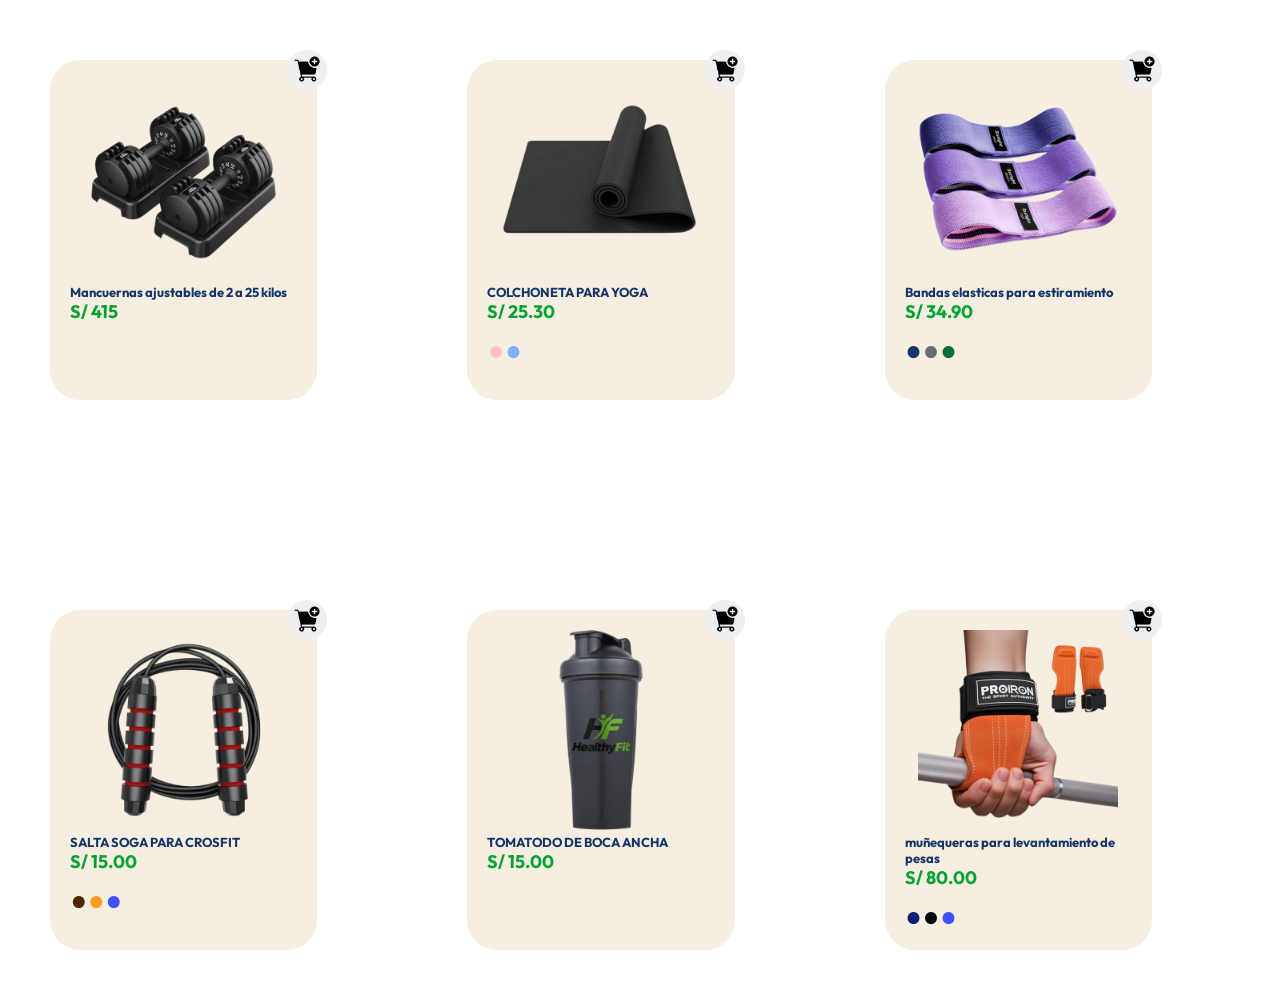
<file: articulos.html>
<!DOCTYPE html>
<html lang="en">
<head>
    <meta charset="UTF-8">
    <meta name="viewport" content="width=device-width, initial-scale=1.0">
    <title>ARTICULOS</title>
    <link rel="stylesheet" href="estilos/estilo.css">
</head>
<body>
  <div class="hombre">
    <div class="producto">
       <img src="articulos/pesas.png" alt="">
<p>Mancuernas ajustables de 2 a 25 kilos</p>
<P>S/ 415 
<button><img src="imagenes/carrito.png" alt=""></button>
  </div>
  <div class="producto">
       <img src="articulos/colchoneta.png" alt="">
<p>COLCHONETA PARA YOGA</p>
<p>S/ 25.30</p>
 <p><span id="color1_prod1">•</span><span id="color1_prod2">•</span></p>
<button><img src="imagenes/carrito.png" alt=""></button>
  </div>
  <div class="producto">
       <img src="articulos/banda_elastica.png" alt="">
<p>Bandas elasticas para estiramiento</p>
<p>S/ 34.90</p>
 <p><span id="color2_prod1">•</span><span id="color2_prod2">•</span><span id="color2_prod3">•</span></p>
<button><img src="imagenes/carrito.png" alt=""></button>
  </div>
  <div class="producto">
       <img src="articulos/salta_soga.png" alt="">
<p>SALTA SOGA PARA CROSFIT</p>
<p>S/ 15.00</p>
 <p><span id="color3_prod1">•</span><span id="color3_prod2">•</span><span id="color3_prod3">•</span></p>
<button><img src="imagenes/carrito.png" alt=""></button>
  </div>
  <div class="producto">
       <img src="articulos/tomatodo.png" alt="">
<p>TOMATODO DE BOCA ANCHA</p>
<p>S/ 15.00</p>
<button><img src="imagenes/carrito.png" alt=""></button>
  </div>
  <div class="producto">
<img src="articulos/sujetador.png" alt="">
<p>muñequeras para levantamiento de pesas</p>
<p>S/ 80.00</p>
 <p><span id="Hcolor_prod1">•</span><span id="Hcolor_prod2">•</span><span id="Hcolor_prod3">•</span></p>
<button><img src="imagenes/carrito.png" alt=""></button>
  </div>
</body>
</html>
</file>
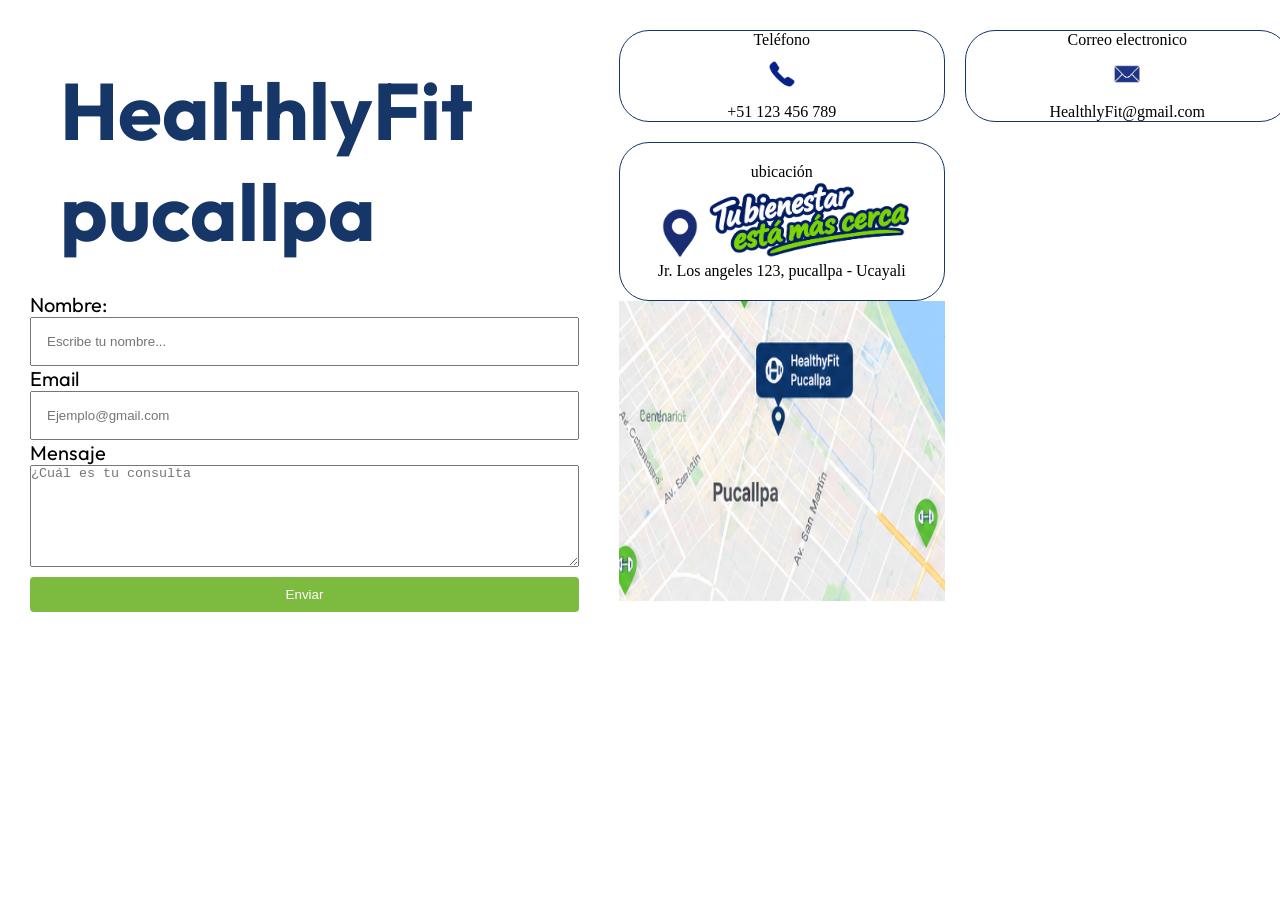
<file: contacto.html>
<!DOCTYPE html>
<html lang="en">
<head>
    <meta charset="UTF-8">
    <meta name="viewport" content="width=device-width, initial-scale=1.0">
    <title>Contacto</title>
    <link rel="stylesheet" href="estilos/estilo.css">
</head>
<body class="form_cont">
    <div class="formulario">
        <h1>HealthlyFit <br>pucallpa</h1>
        <form action="">
            <label for="nombre">Nombre:</label>
            <input type="text" id="nombre" placeholder="Escribe tu nombre...">
            <label for="email">Email</label>
            <input type="email" id="email" placeholder="Ejemplo@gmail.com">
            <label for="mensaje">Mensaje</label>
            <textarea name="" id="mensaje" placeholder="¿Cuál es tu consulta"></textarea>
            <button>Enviar</button>
        </form>
    </div>
<div class="informacion">
    <div class="corr-tel">
        <p>Teléfono</p>
       <img src="imagenes/contacto/TELEFONO.png" alt="">
        <p>+51 123 456 789</p>
    </div>
    <div class="corr-tel">
        <p>Correo electronico</p>
        <img src="imagenes/contacto/MENSAJE.png" alt="">
        <p>HealthlyFit@gmail.com</p>
    </div>
    <div>
        <div class="direccion">
    <div class="ubi-cont">
        <p>ubicación</p>
        <img src="imagenes/contacto/UBI.png" alt="" class="punto-ubi">
        <img src="imagenes/contacto/FRASE.png" alt="">
        <p>Jr. Los angeles 123, pucallpa - Ucayali</p>
    </div>
    <img src="imagenes/contacto/UBI mapa.png" alt="" class="mapa-sedes">
</div>
    </div>
</div>

</body>
</html>
</file>
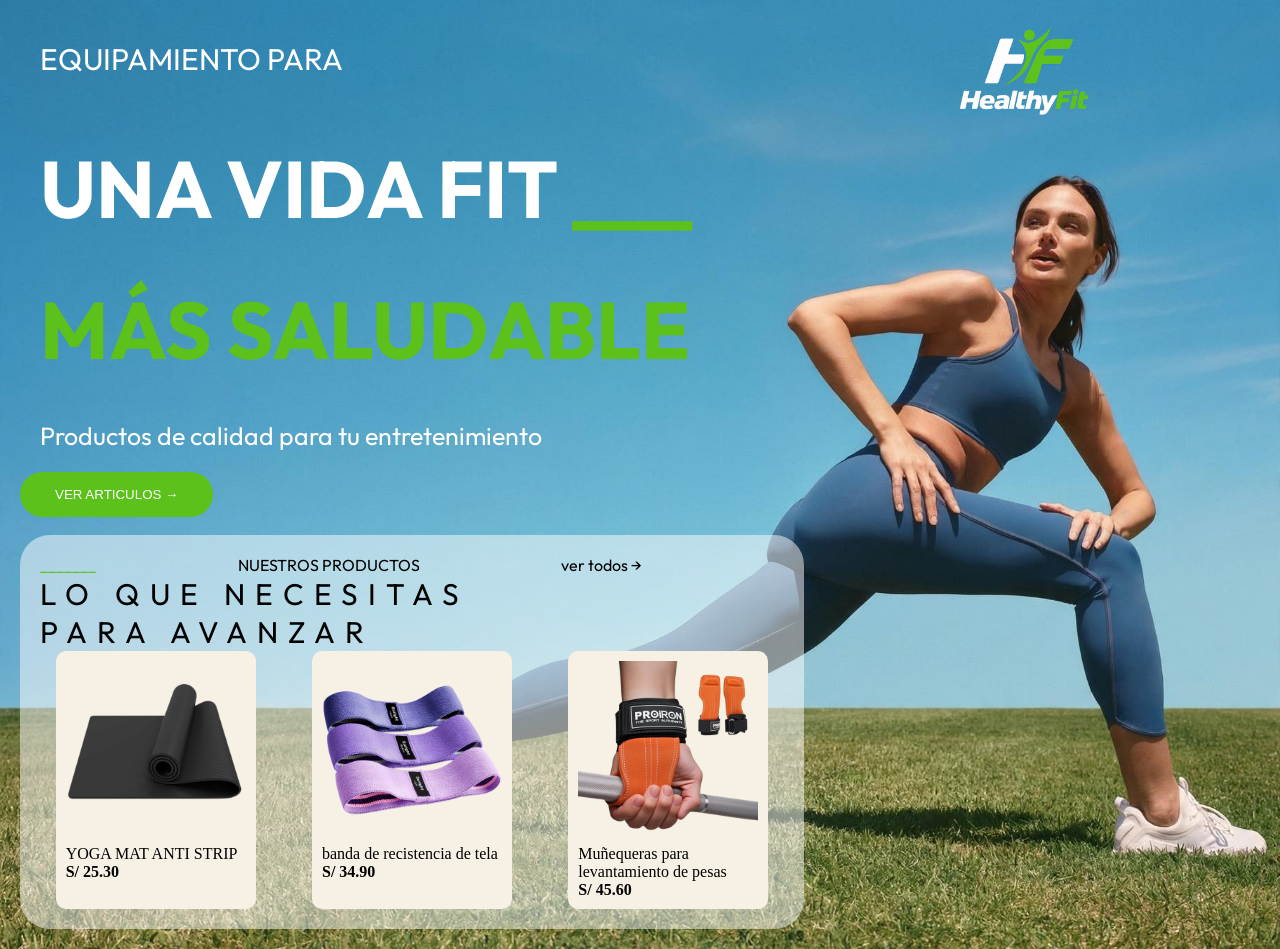
<file: inicio.html>
<!DOCTYPE html>
<html lang="es">
<head>
    <meta charset="UTF-8">
    <meta name="viewport" content="width=device-width, initial-scale=1.0">
    <title>Inicio</title>
    <link rel="stylesheet" href="estilos/estilo.css">
</head>
<body>
    <main>
        <img src="imagenes/icono.png" alt="healthyfit" class="logo_portada">
        <section class="portada">
            <div>
                <p class="texto_portada">EQUIPAMIENTO PARA</p>
                <h1>UNA VIDA FIT <SPAn class="linea_verde1">___</SPAn></H1>
                <h2>MÁS SALUDABLE</h2>
                <P class="descripcion">Productos de calidad para tu entretenimiento</P>
                <button class="boton_principal">VER ARTICULOS →</button>
            </div>
            <br>
            <section class="Productos_destacados">
                <div class="Enccabezado_productos">
          
                     <span class="Linea_verde2">_______</span> <span>NUESTROS PRODUCTOS</span>
                     <span class="ver-todo">ver todos →</span>
                     <a href="articulos.html"class="ver-todo"></a>
                </div>
                <h3>LO QUE NECESITAS <BR>PARA AVANZAR</BR></h3>
                <div class="Productos-tarjetas">
                <div class="tarjeta">
                        <img src="imagenes/articulos/colchoneta.png" alt="YOGA MAT ">
                    <p>YOGA MAT ANTI STRIP</p>
                    <strong>S/ 25.30</strong>
                </div>
                     <div class="tarjeta">
                 <img src="imagenes/articulos/banda_elastica.png" alt="Banda de recistencia de tela">
                    <p>banda de recistencia de tela</p>
                    <strong>S/ 34.90</strong>
                </div>
                     <div class="tarjeta">
                        <img src="imagenes/articulos/sujetador.png" alt="Muñequeras para levantamiento de pesas">
                    <p>Muñequeras para levantamiento de pesas</p>
                    <strong>S/ 45.60</strong>
                </div>
                </div>
            </section>

        </section>
    </main>
</body>
</html>
</file>
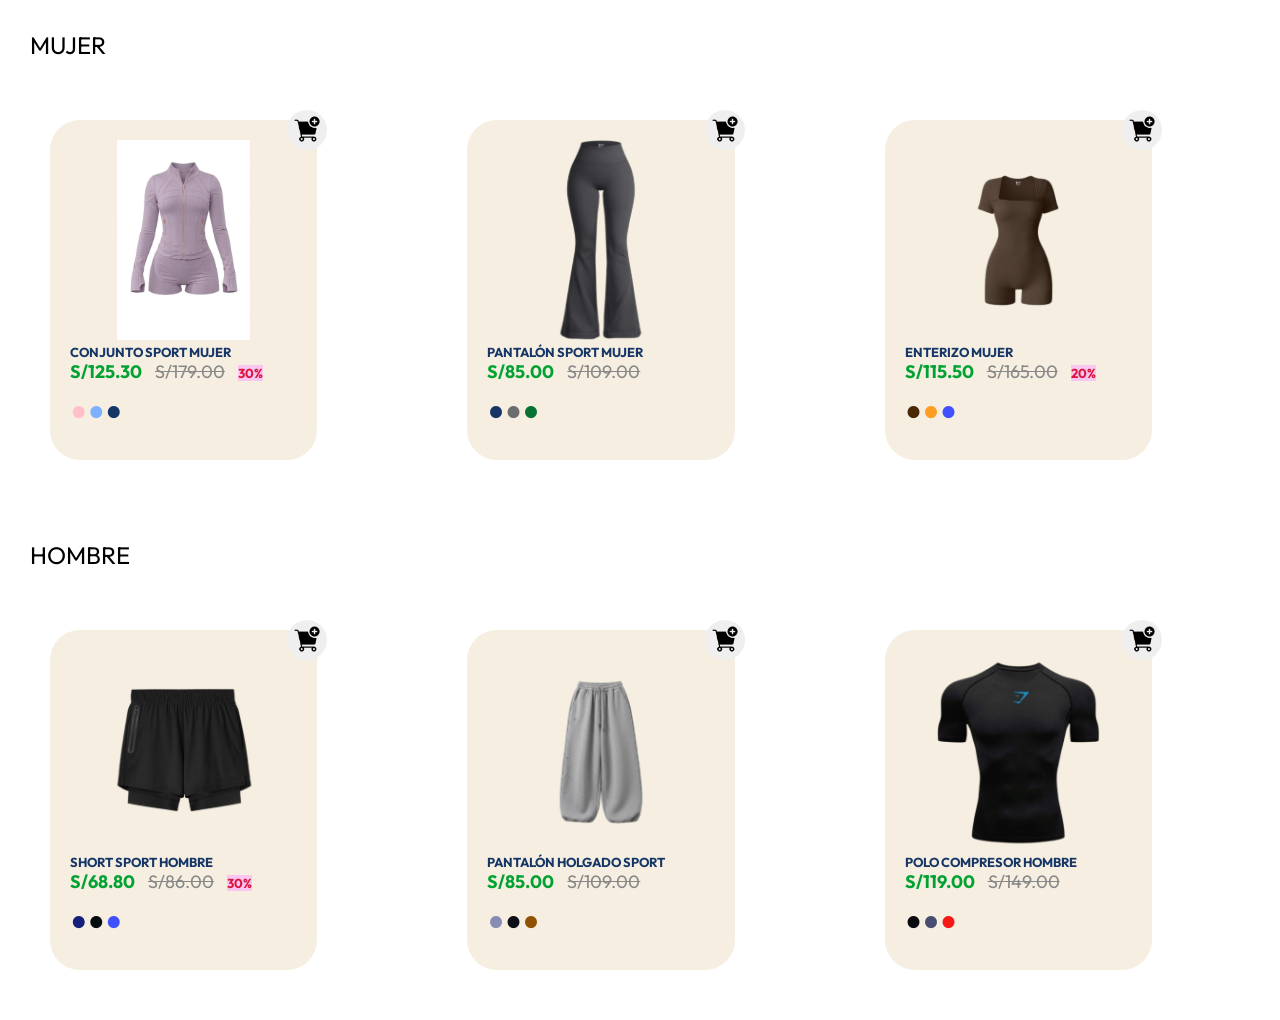
<file: ropa.html>
<!DOCTYPE html>
<html lang="en">
<head>
    <meta charset="UTF-8">
    <meta name="viewport" content="width=device-width, initial-scale=1.0">
    <title>Ropa</title>
    <link rel="stylesheet" href="estilos/estilo.css">
</head>
<body>
    <p class="seccion">MUJER</p>
    <div class="mujer">
        <div class="producto"><img src="imagenes/ropa/sport conjunto mujer.jpg" alt="">
            <p>CONJUNTO SPORT MUJER</p>
            <P>S/125.30 <span class="pr-ant"> S/179.00</span> <span class="desc">30%</span></P>
            <p><span id="color1_prod1">•</span><span id="color1_prod2">•</span><span id="color1_prod3">•</span></p>
            <button> <img src="imagenes/carrito.png" alt=""></button>
        </div>
        <div class="producto">
           <img src="ropa/pantalon sport mujer.png" alt="">
            <p>PANTALÓN SPORT MUJER</p>
             <P>S/85.00 <span class="pr-ant"> S/109.00</span></P>
           <p><span id="color2_prod1">•</span><span id="color2_prod2">•</span><span id="color2_prod3">•</span></p>
           <button> <img src="imagenes/carrito.png" alt=""></button>
        </div>
        <div class="producto">
            <img src="imagenes/ropa/enterizo.png" alt="">
            <p>ENTERIZO MUJER</p>
             <P>S/115.50 <span class="pr-ant"> S/165.00</span> <span class="desc">20%</span></P>
            <p><span id="color3_prod1">•</span><span id="color3_prod2">•</span><span id="color3_prod3">•</span></p>
            <button> <img src="imagenes/carrito.png" alt=""></button>
        </div>
    </div>
    <p class="seccion">HOMBRE</p>
    <div class="hombre">
        <div class="producto">
           <img src="imagenes/ropa/short_hombre.png" alt="">
            <p>SHORT SPORT HOMBRE</p>
            <P>S/68.80 <span class="pr-ant"> S/86.00</span> <span class="desc">30%</span></P>
            <p><span id="Hcolor_prod1">•</span><span id="Hcolor_prod2">•</span><span id="Hcolor_prod3">•</span></p>
            <button> <img src="imagenes/carrito.png" alt=""></button>
        </div>
        <div class="producto">
            <img src="imagenes/ropa/pantalon.png" alt="">
            <p>PANTALÓN HOLGADO SPORT</p>
             <P>S/85.00 <span class="pr-ant"> S/109.00</span></P>
           <p><span id="Hcolor1_prod1">•</span><span id="Hcolor1_prod2">•</span><span id="Hcolor1_prod3">•</span></p>
           <button> <img src="imagenes/carrito.png" alt=""></button>
        </div>
        <div class="producto">
            <img src="imagenes/ropa/polo_hombre.png" alt="">
            <p>POLO COMPRESOR HOMBRE</p>
             <P>S/119.00 <span class="pr-ant"> S/149.00</span></P>
            <p><span id="Hcolor2_prod1">•</span><span id="Hcolor2_prod2">•</span><span id="Hcolor2_prod3">•</span></p>
            <button> <img src="imagenes/carrito.png" alt=""></button>
        </div>
    </div>
</body>
</html>
</file>
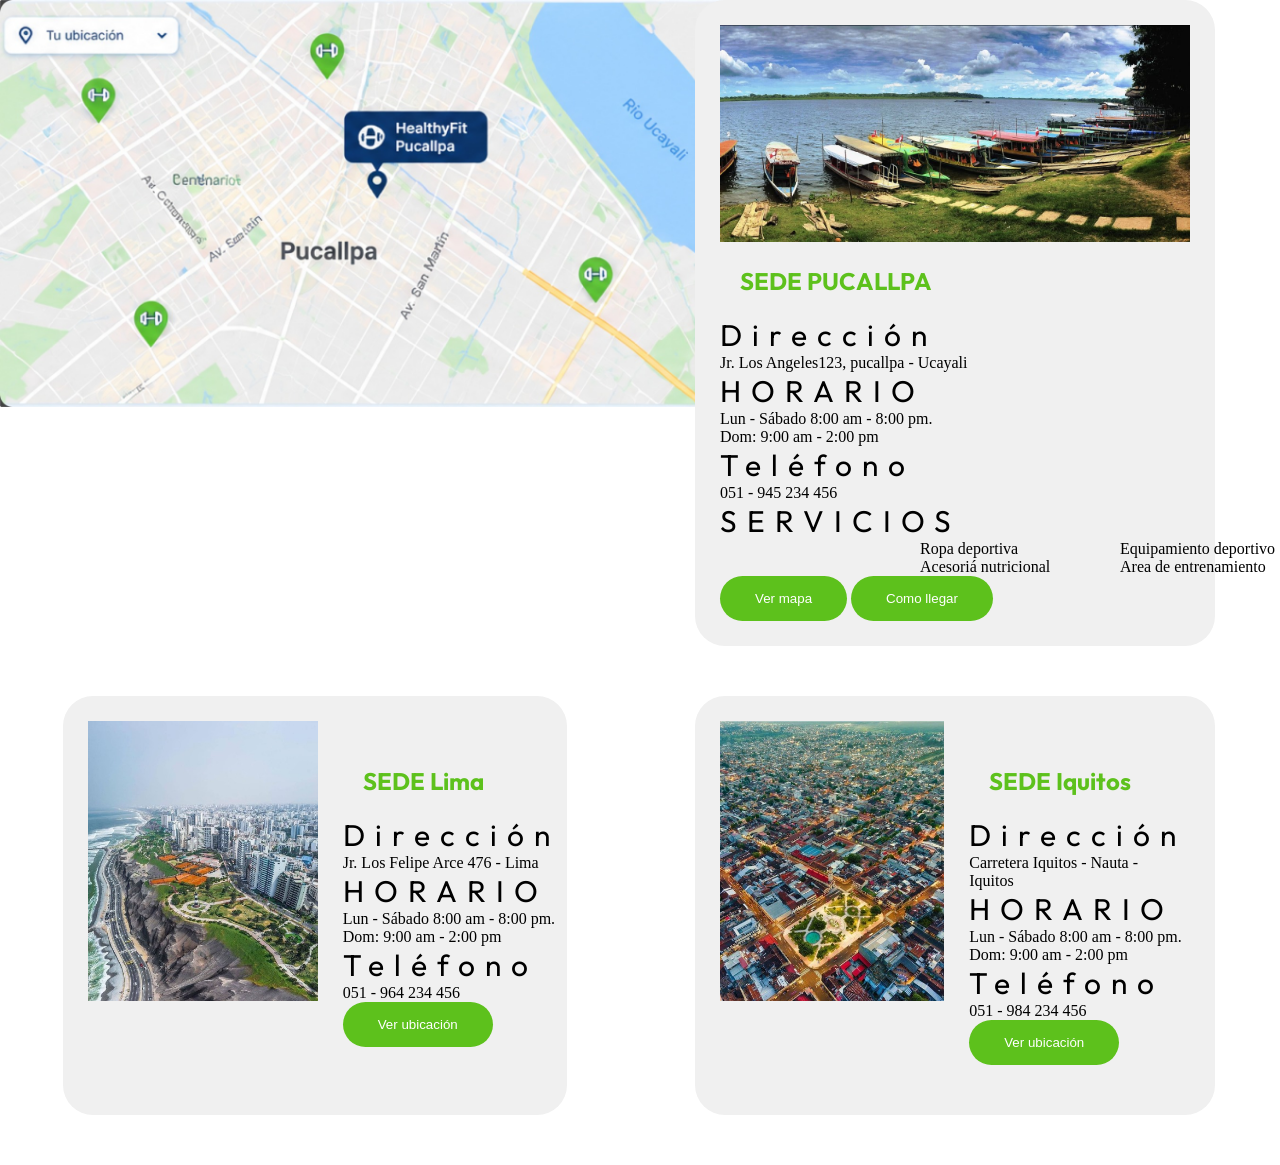
<file: sedes.html>
<!DOCTYPE html>
<html lang="es">
<head>
    <meta charset="UTF-8">
    <meta name="viewport" content="width=device-width, initial-scale=1.0">
    <title>SEDES</title>
    <link rel="stylesheet" href="estilos/estilo.css">
</head>
<body>
    <div class="contenedor_sedes">
        <div class="map">
            <img src="sedes/mapa.jpg" alt="">
        </div>
        <div class="pucallpa">
            <img src="sedes/pucallpa.jpg" alt="">
            <h2>SEDE PUCALLPA</h2>
            <H3>Dirección</H3>
            <p>Jr. Los Angeles123, pucallpa - Ucayali</p>
            <h3>HORARIO</h3>
            <p>Lun - Sábado 8:00 am - 8:00 pm. <br>Dom: 9:00 am - 2:00 pm</p>
            <h3>Teléfono</h3>
            <p>051 - 945 234 456</p>
            <h3>SERVICIOS</h3>
            <div class="lista_servicio">
                <span>Ropa deportiva</span>
                <span>Equipamiento deportivo</span>
                <span>Acesoriá nutricional</span>
                <span>Area de entrenamiento</span>
            </div>
            <div class="botonnes_sedes">
                <button>Ver mapa</button>
                <button>Como llegar</button>
            </div>
        </div>
        <div class="sede_lima">
            <img src="sedes/lima.jpg" alt="Sede lima">
            <div class="info_sede">
            <h2>SEDE Lima</h2>
            <H3>Dirección</H3>
            <p>Jr. Los Felipe Arce 476 - Lima</p>
            <h3>HORARIO</h3>
            <p>Lun - Sábado 8:00 am - 8:00 pm. <br>Dom: 9:00 am - 2:00 pm</p>
            <h3>Teléfono</h3>
            <p>051 - 964 234 456</p>
            <button>Ver ubicación</button>    
            </div>

        </div>
        <div class="sede_iquitos">
            <img src="sedes/iquitos.jpg" alt="Sede Iquitos">
            <div class="info_sede">
             <h2>SEDE Iquitos</h2>
            <H3>Dirección</H3>
            <p>Carretera Iquitos - Nauta - Iquitos</p>
            <h3>HORARIO</h3>
            <p>Lun - Sábado 8:00 am - 8:00 pm. <br>Dom: 9:00 am - 2:00 pm</p>
            <h3>Teléfono</h3>
            <p>051 - 984 234 456</p>
            <button>Ver ubicación</button>
            </div>

        </div>

    </div>
</body>
</html>
</file>
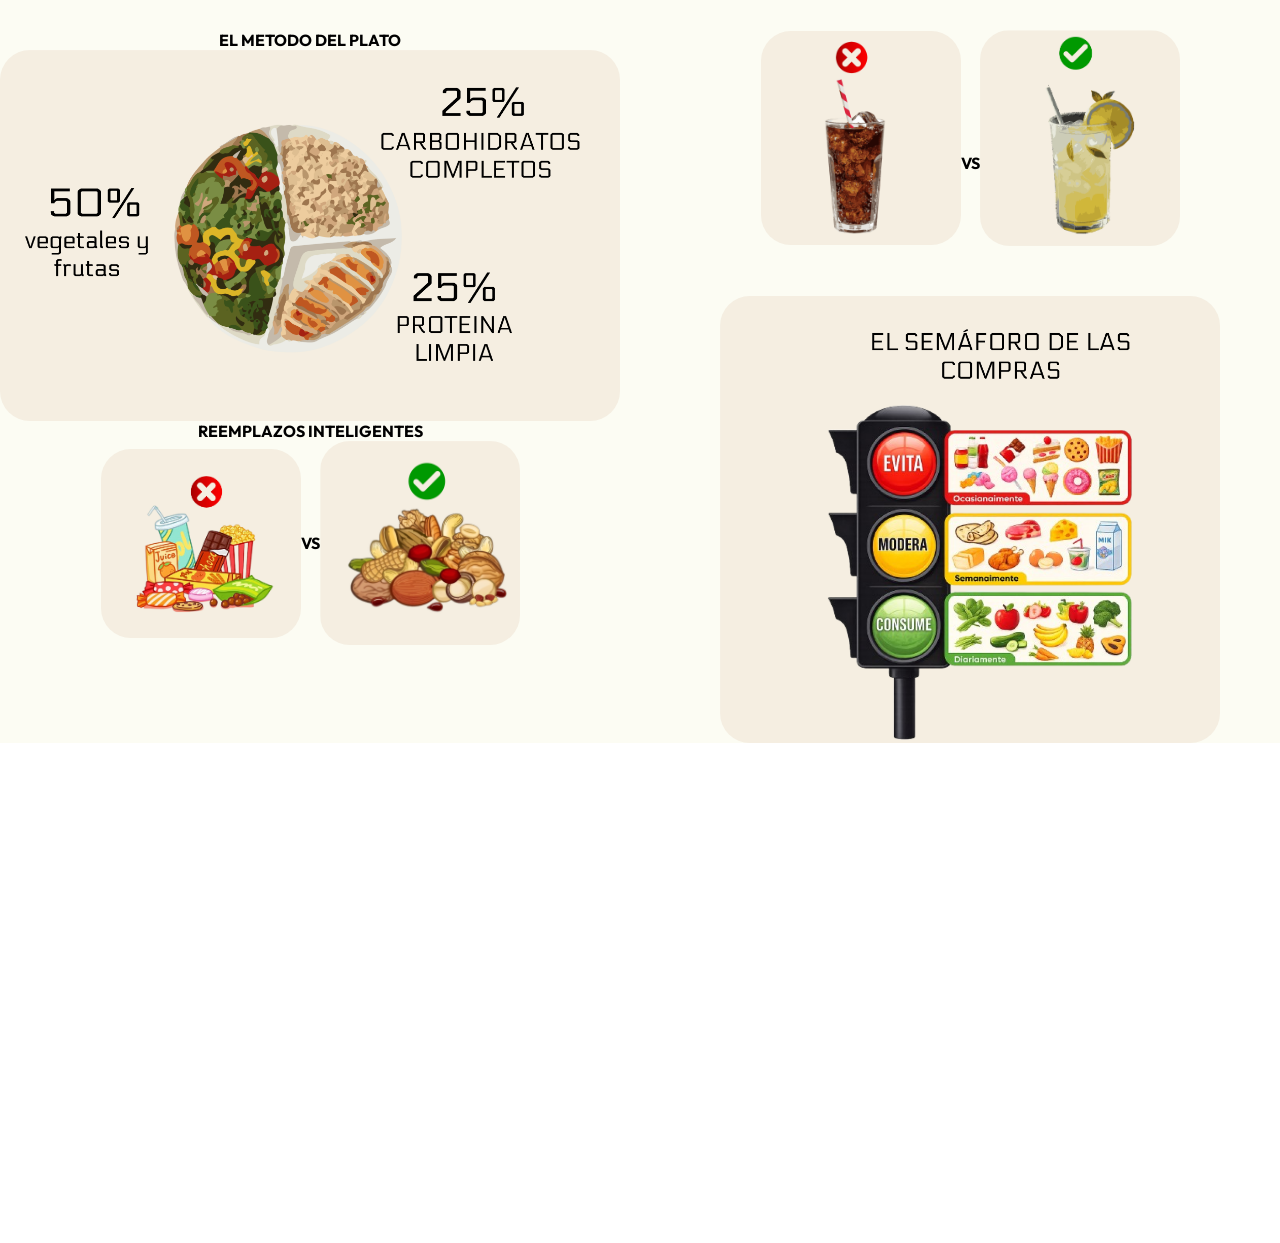
<file: tips.html>
<!DOCTYPE html>

<html lang="en">

<head>

  <meta charset="UTF-8">

  <meta name="viewport" content="width=device-width, initial-scale=1.0">

  <title>TIPS</title>
  <link rel="stylesheet" href="estilos/estilo.css">

</head>

<body>

<div class="cont_tips">

<section class="metodo">

  <p>EL METODO DEL PLATO</p>

  <div>

  <img src="tips/metodo.png" alt="">

  </div>

  <p>REEMPLAZOS INTELIGENTES</p>

  <div>

    <img src="tips/chatarra2.png" alt="">

    <p>VS</p>

    <img src="tips/natural2.png" alt="">

  </div>

</section>

<section>

  <div>

    <img src="tips/coca2.png" alt="">

    <p>VS</p>

    <img src="tips/limonada2.png" alt="">

  </div>
  <div>
    <img src="tips/semaforo2.png" alt="">
  </div>

</section>
</div>
</body>

</html>
</file>
<file: estilos/estilo.css>
@import url('https://fonts.googleapis.com/css2?family=Outfit:wght@100..900&display=swap');
*{
    margin: 0%;
    padding: 0%;
}
.pagina{
width: 100%;
}
nav{
    background-color: #0F2D5B;

    width: 100%;

    min-height: 100px;

    border-radius: 20px 20px 0px 0px;

    display: flex;

    align-items: center;
}
    nav img{
        width: 65px;
    }
.enlaces-menu{
    display: flex;
    align-items: center;
    gap: 30px;
    position: absolute;
    left: 50%;
    transform: translateX(-50%);
}
.enlaces-menu a{
    text-decoration: none;
    color: #FFFFFF;
    font-size: 15px;
    font-family: "Outfit", sans-serif;
}
.enlaces-menu a:hover{
    color: #B6B6B6;
}
nav button{
    margin-left: 80%;
    background-color: #5EC31D;
    color: #FFFFFF;
    border: none;
    padding: 10px 20px;
    border-radius: 15px;
    cursor: pointer;
}
nav button:hover{
    background-color: #AFDE91;
}
iframe{
    width: 100%;
    min-height: 100vh;
    border: none;
}
/* INICIO */
.portada{
    min-height: calc(100vh);
    background-image: url('../imagenes/portada.jpg');
    background-size: cover;
    background-position: center;
    padding: 20px;


}
.logo_portada{
    position: absolute;
    width: 150px;
    left: 80%;
    transform: translateX(-50%);
}
.texto_portada{
    color: #FFFFFF;
    padding: 20px;
    font-family: 'Outfit', sans-serif;
    font-size: 30px;
}
h1{
    color: #FFFFFF;
    font-size: 60pt;
    font-family: 'Outfit', sans-serif;
    margin-top: 20px;
    padding: 20px;
}
h2{
    color: #5DC11C;
    font-size: 80px;
    font-family: "Outfit", sans-serif;
    padding: 20px;
}
.linea_verde1{
    color: #5DC11C;
}
.descripcion{
    color: white;
     font-family: "Outfit", sans-serif;
     font-size: 25px;
     padding: 20px;
}
.boton_principal{
    background-color: #5DC11C;
    padding: 15px 35px;
    border-radius: 30px;
    border: none;
    color: white;
}
.boton_principal:hover{
     background-color: #AFDE91;
     cursor: pointer;

}
.Productos_destacados{
    background-color: rgba(255, 255, 255, 0.50);
    width: 60%;
    border-radius: 30px;
    padding: 20px;
}
.Enccabezado_productos{
    display: flex;
    justify-content: space-between;
    font-family: "Outfit", sans-serif;
}
.Linea_verde2{
     color: #5DC11C;
}
.ver-todo:hover{
    color: black;
    text-decoration: none;
}
h3{
      font-family: "Outfit", sans-serif;
      font-size: 30px;
      font-weight: 400;
      letter-spacing: 10px;
}
.Productos-tarjetas{
    display: flex;
    justify-content: space-around;
    gap: 25px;
}
.tarjeta{
    background-color: #f6f0e5;
    width: 180px;
    padding: 10px;
    border-radius: 10px;

}
.tarjeta:hover{
    background-color: rgb(200, 200, 200);
}
.tarjeta img{
    width: 100%;
}
/*aqui va el footer*/
footer{
    width: 100%;
    min-height: 100px;
    background-color: #0F2D5B;
    color: white;
    text-align: center;
     font-family: "Outfit", sans-serif;
     display: flex;
     align-items: center;
     justify-content: center;
}
/*aqui va la seccion ropa*/
.mujer,
.hombre{
    width: 90%;
    display: grid;
    grid-template-columns: repeat(3, 2fr);
    gap: 100px;
}
.producto{
    position: relative;
    height: 300px;
    background-color: #f5eee1;
    margin-bottom: 50px;
    border-radius: 30px;
    padding: 20px;
    margin-top: 60px;
    margin-left: 50px;
}
.producto:hover{
    background-color: #c7c7c7;
}
.producto img{
    width: 100%;
    height: 200px;
    object-fit: contain;
}
.producto p:nth-of-type(1){
    color: #153667;
    font-family: "Outfit", sans-serif;
    font-weight: bolder;
    font-size: 13px;
}
.producto p:nth-of-type(2){
    font-family: "Outfit", sans-serif;
    font-weight: bolder;
    font-size: 18px;
    color: #02a232;
}
.pr-ant{
    color: #888;
    text-decoration: line-through;
    font-weight: lighter;
    margin-left: 10px;
}
.desc{
    color: crimson;
    margin-left: 10px;
    font-size: small;
    background-color: #f9c6f2;
}
.producto button img{
    width: 30px;
    height: 30px;
}
.producto button{
    position: absolute;
    top: -10px;
    right: -10px;
    border-radius: 50px;
    border: none;
    cursor: pointer;
    width: 40px;
    height: 40px;
}
.producto button:hover{
    background-color: #c0c0c0;
}
.seccion{
    font-family: "Outfit", sans-serif;
    margin-left: 30px;
    margin-top: 30px;
    font-size: x-large;
}
#color1_prod1{
    color: pink;
    font-size: 50px;
}
#color1_prod2{
    color: #7db1ff;
    font-size: 50px;
}
#color1_prod3{
    color: #153667;
    font-size: 50px;
}
#color2_prod1{
    color: #153667;
    font-size: 50px;
}

#color2_prod2{
    color: #6c6d6f;
    font-size: 50px;
}

#color2_prod3{
    color: #077232;
    font-size: 50px;
}
#color3_prod1{
    color: #4a2804;
    font-size: 50px;
}
#color3_prod2{
    color: #fc9d21;
    font-size: 50px;
}

#color3_prod3{
    color: #4150ff;
    font-size: 50px;
}
#Hcolor_prod1{
    color: #161e7c;
    font-size: 50px;
}
#Hcolor_prod2{
    color: #030b0d;
    font-size: 50px;
}
#Hcolor_prod3{
    color: #4150ff;
    font-size: 50px;
}
#Hcolor1_prod1{
    color: #888bb3;
    font-size: 50px;
}
#Hcolor1_prod2{
    color: #0e0e16;
    font-size: 50px;
}
#Hcolor1_prod3{
    color: #905103;
    font-size: 50px;
}
#Hcolor2_prod1{
    color: #0a0a0e;
    font-size: 50px;
}
#Hcolor2_prod2{
    color: #484c70;
    font-size: 50px;
}
#Hcolor2_prod3{
    color: #f51815;
    font-size: 50px;
}
/*aqui personalizo tips*/
.cont_tips{
    background-color: #FCFCF3;
    width: 100%;
    display: grid;
    grid-template-columns: 1fr 1fr;
    gap: 40px;
    margin-bottom: 500px;
    font-family: "Outfit", sans-serif;
}
.cont_tips img{
    max-width: 100%;
    height: auto;
    border-radius: 30px;
}
.metodo div:nth-of-type(2) img{
    max-width: 200px;
}
.cont_tips section div{
    display: flex;
    flex-direction: row;
    justify-content: center;
    align-items: center;
}
.cont_tips section:nth-child(2) div:first-child img{
    max-width: 200px;
    margin-bottom: 50px;
}
.cont_tips section:nth-child(2) div:last-child img{
    max-width: 500px;
}
.cont_tips section{
    text-align: center;
    font-weight: bolder;
    margin-top: 30px;
}
/*Aqui personalizo sedes*/
.contenedor_sedes{
    width: 100%;
    display: grid;
    grid-template-columns: 1fr 1fr;
}
.map img{
width: 120%;
height: auto;
}
.pucallpa,
.sede_lima,
.sede_iquitos{
    background-color: #F0F0F0;
    margin-left: 10%;
    padding: 25px;
    margin-bottom: 50px;
    margin-right: 10%;
    border-radius: 30px;
}
.pucallpa img{
    width: 100%;
}
.sede_lima,
.sede_iquitos{
    display: flex;
}
.sede_lima img,
.sede_iquitos img{
    max-height: 280px;
}
.pucallpa h2,
.sede_lima h2,
.sede_iquitos h2{
    font-size: 24px;
}
.lista_servicio{
    margin-left: 200px;
    display: grid;
    grid-template-columns: 200px 200px;
}
.contenedor_sedes button{
   background-color: #5DC11C;
    padding: 15px 35px;
    border-radius: 30px;
    border: none;
    color: white;
    cursor: pointer; 
    border: none;
}
.contenedor_sedes button:hover{
    background-color: #d3ffb9;
}
.sede_lima .info_sede,
.sede_iquitos .info_sede{
flex: 1;
padding: 25px;
}
/*aqui personalizo contacto*/
.form_cont{
     display: grid;
     grid-template-columns: 45% 55%;
     gap: 40px;
     margin: 30px;
}
.formulario{
    width: 100%;
}
.formulario h1{
    color: #153667;
    margin: 10px;
}
.formulario form{
    display: flex;
    flex-direction: column;
}
.formulario label{
    font-size: 20px;
    font-family: "Outfit", sans-serif;
}
.formulario form > input{
    padding: 15px;
}
.formulario button{
    background-color: rgb(125, 187, 64);
    color: white;
    padding: 10px 15px;
    border-radius: 4px;
    border: none;
    cursor: pointer;
    margin-top: 10px;
    transition: background-color 0.2s ease,
                transform 0.2s ease;
}
.formulario button:hover{
    background-color: #AFDE91;
    transform: scale(1.05) ;
}
.formulario form > textarea{
    height: 100px;
}
.informacion{
    display: grid;
    grid-template-columns: 1fr 1fr;
    gap: 20px;
    height: 150px;
}
.corr-tel{
    text-align: center;
    border: 1px solid #153667;
    border-radius: 30px;
}
.corr-tel img{
    width: 50px;
}
.direccion{
grid-column: 2;
grid-row: 2;
text-align: center;
}
.ubi-cont{
     border: 1px solid #153667;
    border-radius: 30px;
    padding: 20px;
}
.ubi-cont img{
width: 200px;
}
.punto-ubi{
    max-width: 50px;
}
.mapa-sedes{
    width: 100%;
    height: 300px;
}
</file>
